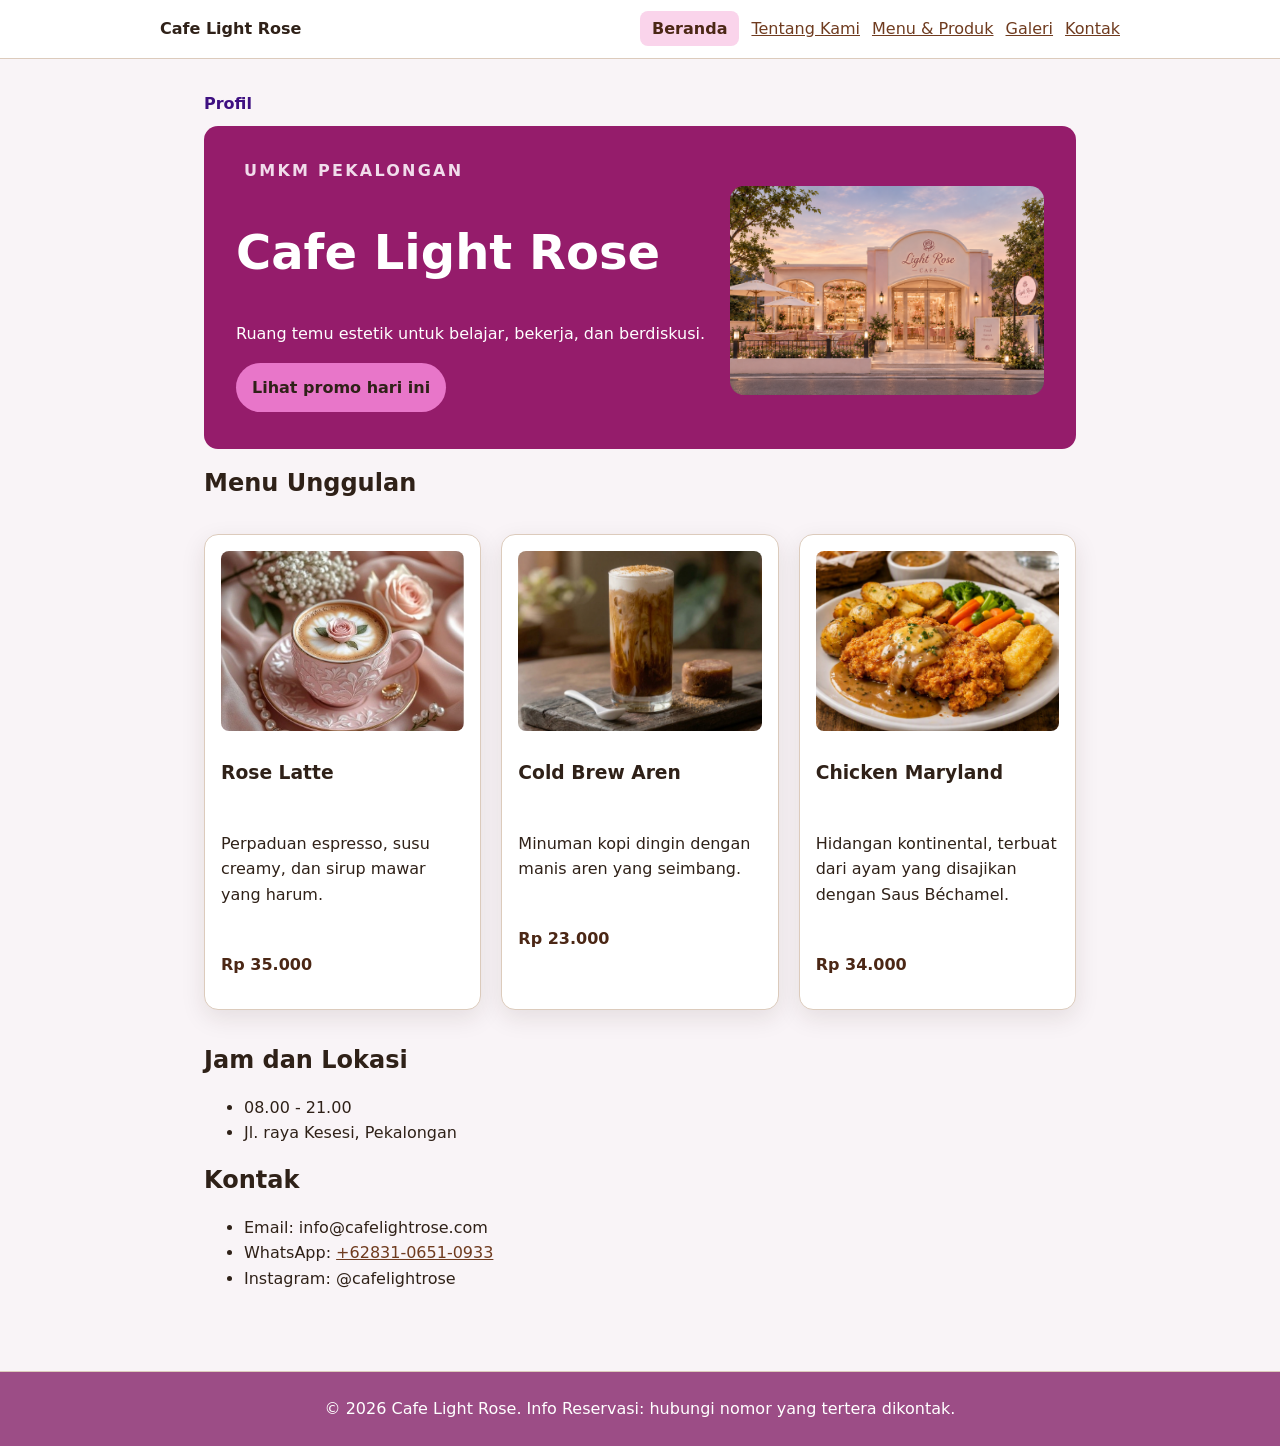
<file: index.html>
<!doctype html>
<html lang="id">
    <head>
        <meta  charset="utf-8" />
        <meta name="viewport" content="width=device-width, initial-scale=1" /> 
        <title> Cafe Light Rose </title> 
        <link rel="stylesheet" href="CSS/style.css" /> 
        <script src="JS/app.js" defer></script>
    </head> 
    <body>
  <a class="skip-link" href="#konten">Lewati ke konten utama</a>
  <header class="site-header">
    <nav class="nav" aria-label="Navigasi utama">
      <a class="brand" href="index.html">Cafe Light Rose</a>
      <button 
      class="nav-toggle" 
      type="button"
      aria-label="Buka menu navigasi"
      aria-expanded="false"
      aria-controls="nav-menu"
      >
      <span class="hamburger"></span>
      </button>
      <ul id="nav-menu">
        <li><a aria-current="page" href="index.html">Beranda</a></li>
        <li><a href="tentang.html">Tentang Kami</a></li>
        <li><a href="produk.html">Menu & Produk</a></li>
        <li><a href="galeri.html">Galeri</a></li>
        <li><a href="kontak.html">Kontak</a></li>
      </ul>
    </nav>
  </header>

  <main id="konten" class="page">
    <nav class="sub-nav">
     <ul>
      <li><a href="#profil">Profil</a></li>
     </ul>
    </nav>
    <section id="profil" class="hero" aria-labelledby="hero-title">
      <div class="hero-content">
        <p class="eyebrow">UMKM Pekalongan</p>
        <h1 id="hero-title">Cafe Light Rose</h1>
        <p>Ruang temu estetik untuk belajar, bekerja, dan berdiskusi.</p>
        <button id="promoButton" type="button">Lihat promo hari ini</button>
      </div>
      <img class="hero-image" src="assets/images/KafeRose.png" width="640" height-"360" alt="Etalase Menu Cafe Light Rose" />
    </section>
    
    <section aria-labelledby="produk-title">
      <h2 id="produk-title">Menu Unggulan</h2>  
      <div class="product-list">
       <article class="product-card">
        <img src="assets/images/coffeRose.jpg"alt="Rose Latte" class="product-image" width="160"height="150"/>
        <h3>Rose Latte</h3>
        <p>Perpaduan espresso, susu creamy, dan sirup mawar yang harum.</p>
        <p class="price">Rp 35.000</p>
      </article>
      <article class="product-card">
       <img src="assets/images/ColdBrewAren.jpg"alt="Cold Brew Aren"class="product-image" width="160" height="150"/>
        <h3>Cold Brew Aren</h3>
        <p>Minuman kopi dingin dengan manis aren yang seimbang.</p>
        <p class="price">Rp 23.000</p>
      </article>
      <article class="product-card">
        <img src="assets/images/ChikenMaryland.png" alt="Chicken Maryland"class="product-image" width="160" height="150"/>
        <h3>Chicken Maryland</h3>
        <p>Hidangan kontinental, terbuat dari ayam yang disajikan dengan Saus Béchamel.</p>
        <p class="price">Rp 34.000</p>
      </article>
    </div>
  </section> 

  <section aria-labelledby="buka-lokasi">
    <h2 id="buka-lokasi">Jam dan Lokasi</h2>
    <ul class="info">
      <li>08.00 - 21.00</li>
      <li>Jl. raya Kesesi, Pekalongan</li>
    </ul>
  </section>

  <section id="kontak" aria-labelledby="kontak-title">
    <h2 id="kontak-title">Kontak</h2>
    <ul>
      <li>Email: info@cafelightrose.com</li>
      <li>WhatsApp: <a href="https://wa.me/6283106510933" target="_blank">+62831-0651-0933</a></li>
      <li>Instagram: @cafelightrose</li>
    </ul>
  </section>

</main> 

<footer class="site-footer">
  <p>&copy; 2026 Cafe Light Rose. Info Reservasi: hubungi nomor yang tertera dikontak.</p> 
</footer>
     <script src="JS/navbar.js"></script>
     <script src="JS/script.js"></script> 
     </body> 
     </html>
</file>
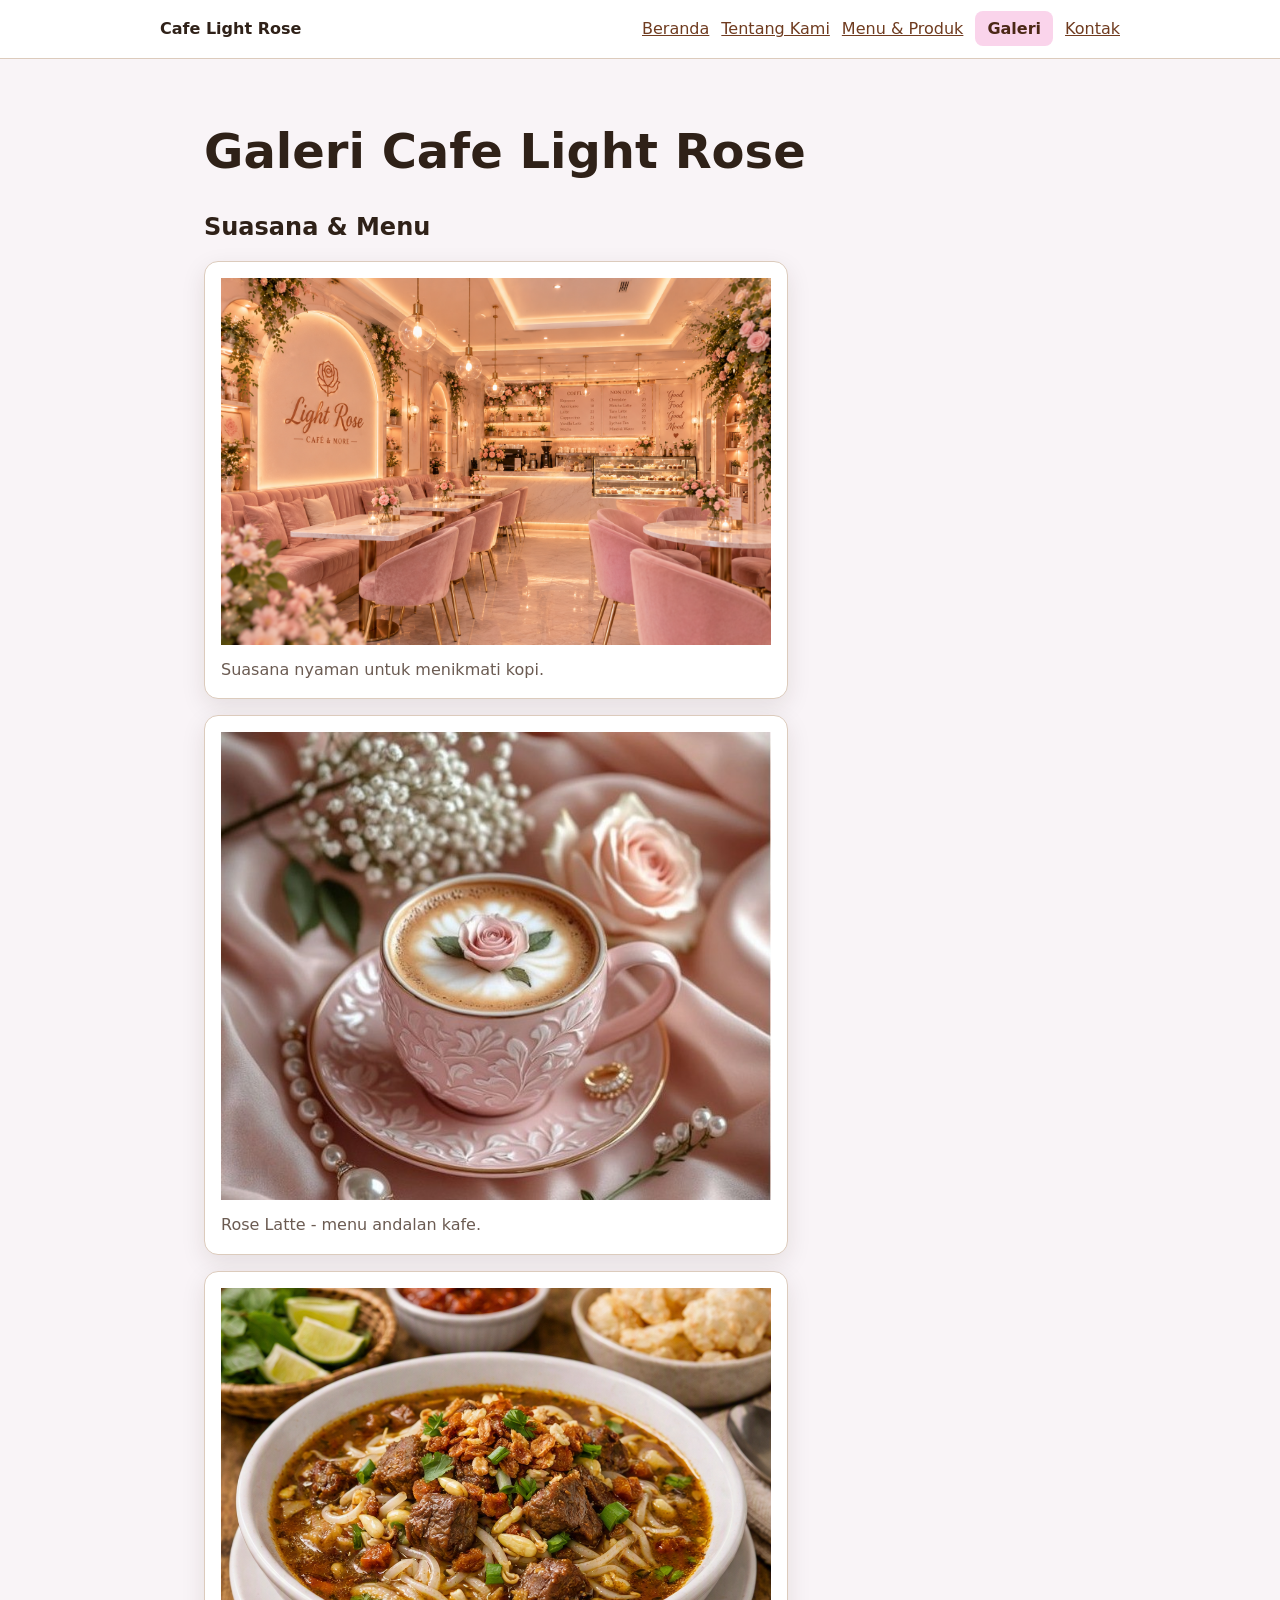
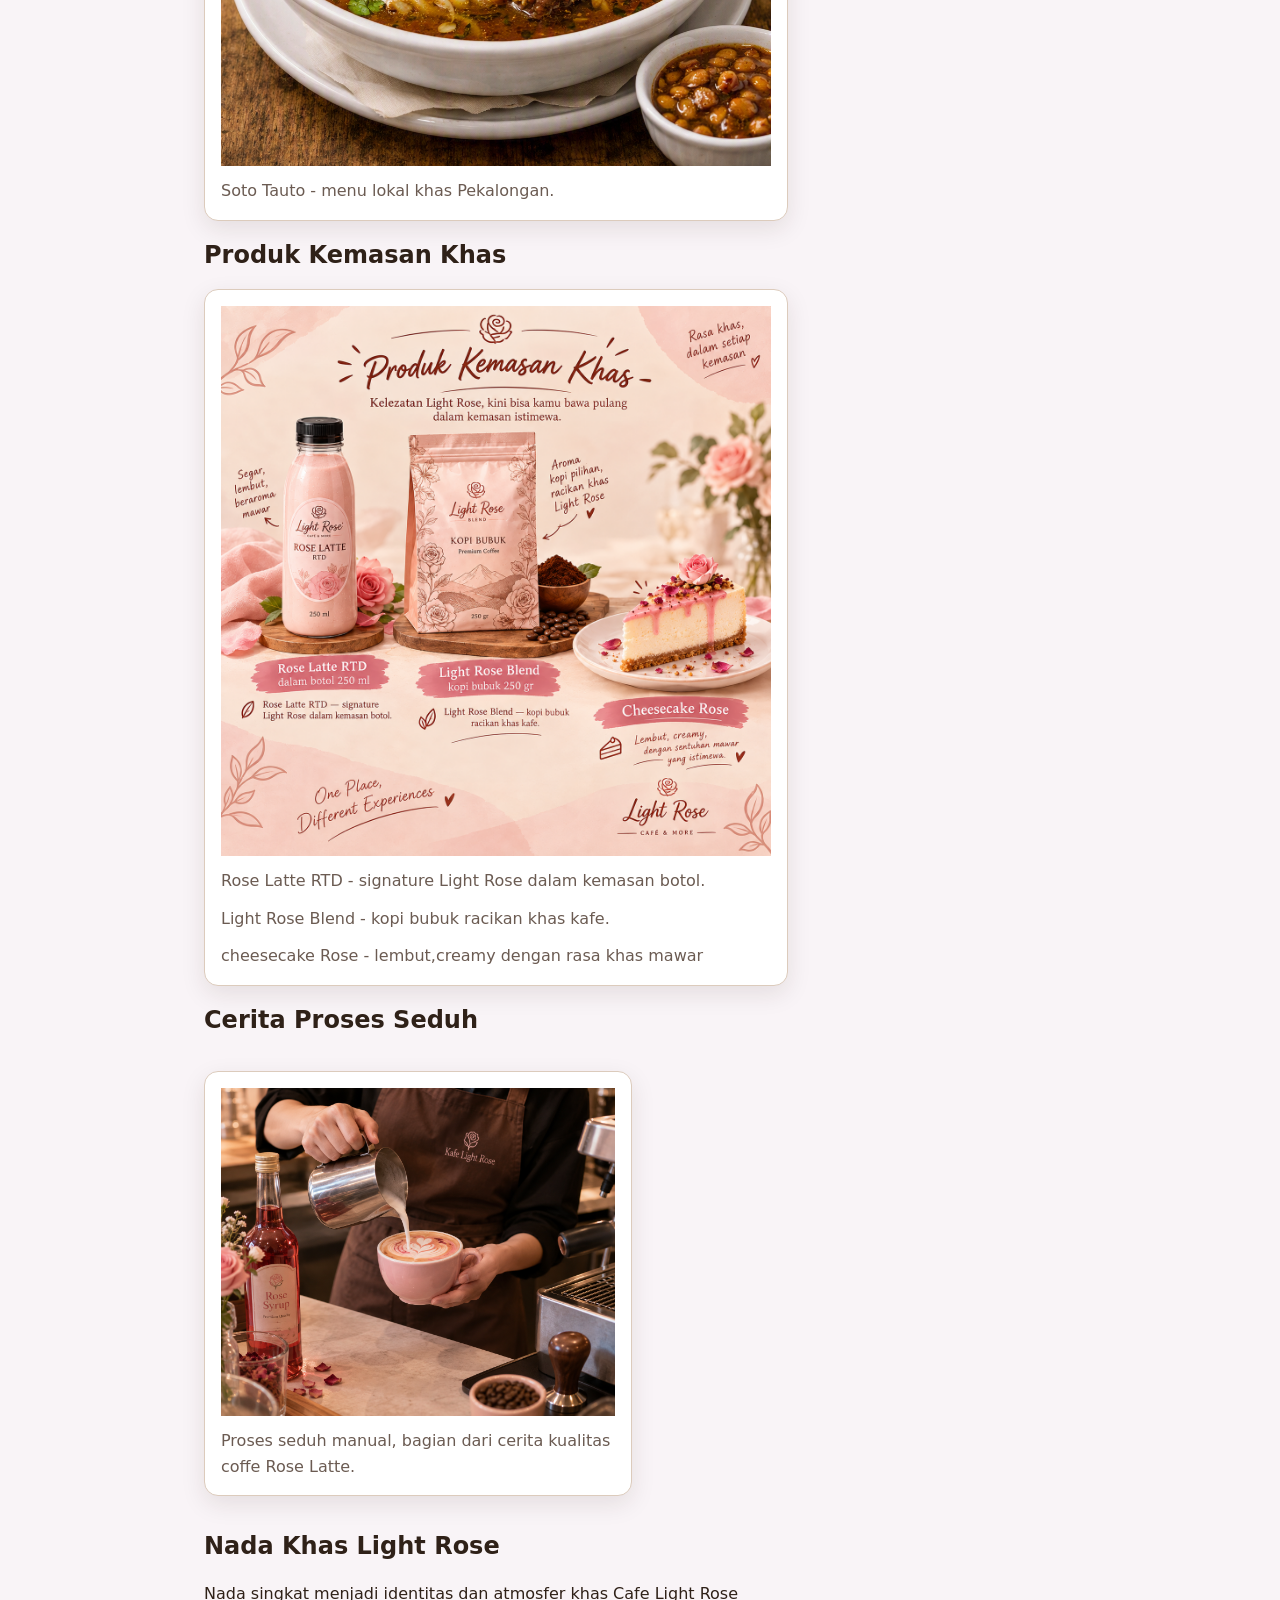
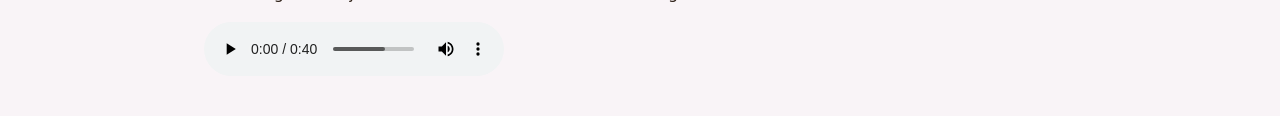
<file: galeri.html>
<!doctype html>
<html lang="id">
    <head>
        <meta charset="utf-8" />
        <meta name="viewport" content="width=device-width, initial-scale=1" />
        <title>Galeri Cafe Light Rose</title>
        <link rel="stylesheet" href="CSS/style.css" />
        <script src="JS/app.js" defer></script>
    </head> 
    <body>
       <a class="skip-link" href="#konten">Lewati ke konten utama</a>
        <header class="site-header">
          <nav class="nav" aria-label="Navigasi utama">
            <div class="brand">Cafe Light Rose</div>
            <button 
            class="nav-toggle" 
            type="button"
            aria-label="Buka menu navigasi"
            aria-expanded="false"
            aria-controls="nav-menu"
            >
            <span class="hamburger"></span>
            </button>
            <ul id="nav-menu">
              <li><a href="index.html">Beranda</a></li>
              <li><a href="tentang.html">Tentang Kami</a></li>
              <li><a href="produk.html"> Menu & Produk</a></li>
              <li><a href="galeri.html" aria-current="page">Galeri</a></li>
              <li><a href="kontak.html">Kontak</a></li>
            </ul>
         </nav>
        </header>
    
        <main class="page" id="konten">
          <h1>Galeri Cafe Light Rose</h1>

        <section aria-labelledby="menu-title">
          <h2 id="menu-title">Suasana & Menu</h2>
          <div class="gallery-list">
            <figure class="media-card">
              <img src="assets/images/interiorCafe.png" width="640" height="360" loading="lazy" alt="Interior hangat Cafe Light Rose" />
              <figcaption>Suasana nyaman untuk menikmati kopi.</figcaption>
            </figure>
            <figure class="media-card">
              <img src="assets/images/coffeRose.jpg" width="640" height="360" loading="lazy" alt="Signature Rose Latte" />
              <figcaption>Rose Latte - menu andalan kafe.</figcaption>
            </figure>
            <figure class="media-card">
              <img src="assets/images/sotoTauto.png" width="640" height="360" loading="lazy" alt=" Soto Tauto Pekalongan" />
              <figcaption>Soto Tauto - menu lokal khas Pekalongan.</figcaption>
            </figure>
        </div>
    </section>

    <section aria-labelledby="produk-title">
        <h2 id="produk-title">Produk Kemasan Khas</h2>
        <div class="gallery-list">
            <figure class="media-card">
              <img src="assets/images/etalaseProdukKhasLS.png" width="640" height="360" loading="lazy" alt="etalase produk Kemasan Khas Light Rose" />
              <figcaption>Rose Latte RTD -  signature Light Rose dalam kemasan botol.</figcaption>
              <figcaption>Light Rose Blend - kopi bubuk racikan khas kafe.</figcaption>
              <figcaption> cheesecake Rose - lembut,creamy dengan rasa khas mawar </figcaption>
            </figure>
        </div>
    </section>

    <section aria-labelledby="proses-title">
       <h2 id="proses-title">Cerita Proses Seduh</h2>
       <div class="gallery-grid">
          <figure class="media-card">
            <img src="assets/images/SeduhcoffeRose.png" width="640" height="360" loading="lazy" alt="Barista menuang air panas ke dripper kopi" />
            <figcaption>Proses seduh manual, bagian dari cerita kualitas coffe Rose Latte.</figcaption> 
          </figure>
       </div>
    </section>

    <section aria-labelledby="audio-title">
       <h2 id="audio-title">Nada Khas Light Rose</h2>
       <p id="audio-note">Nada singkat menjadi identitas dan atmosfer khas Cafe Light Rose</p>
       <audio controls aria-describedby="audio-note" src="assets/audio/Soundcafe-Light Rose.mp3">
          Browser Anda tidak mendukung pemutar audio.
       </audio>
    </section>
    <script src="JS/navbar.js"></script>
</body>
</html>
</file>
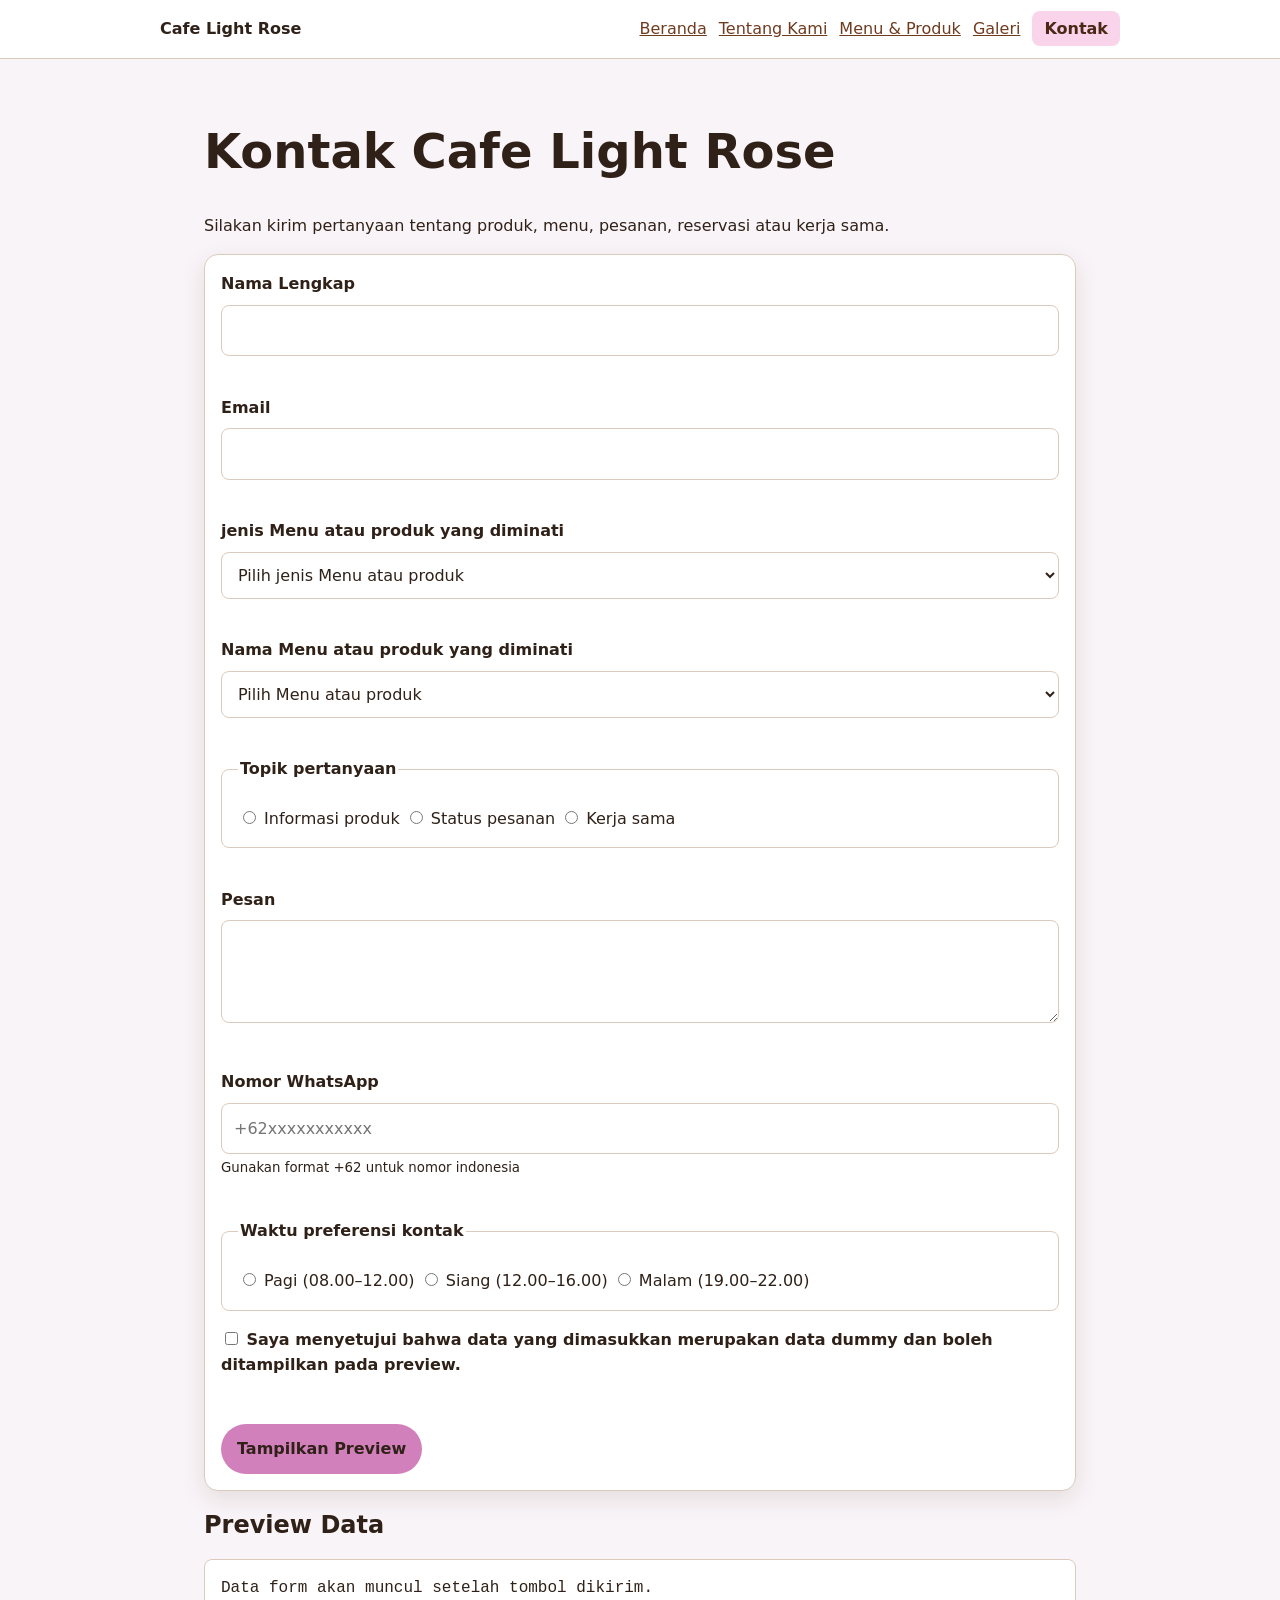
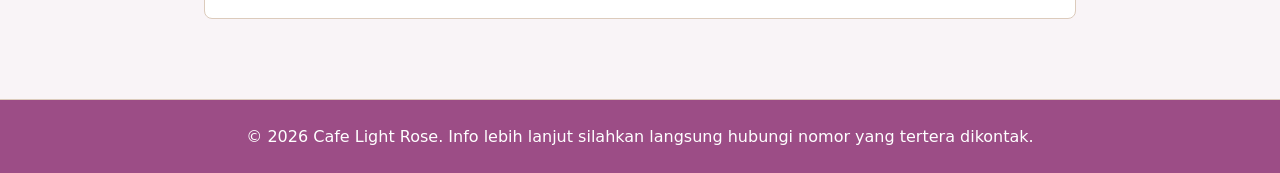
<file: kontak.html>
<!doctype html>
<html lang="id">
  <head>
    <meta charset="utf-8" />
    <meta name="viewport" content="width=device-width, initial-scale=1" />
    <title>Kontak Cafe Light Rose - Website UMKM</title>
    <link rel="stylesheet" href="CSS/style.css" />
    <script src="JS/form.js" defer></script>
    <script src="JS/app.js" defer></script>
  </head>
  <body>
    <a class="skip-link" href="#konten">Lewati ke konten utama</a>
    <header class="site-header">
      <nav class="nav" aria-label="Navigasi utama">
        <a class="brand" href="index.html">Cafe Light Rose</a>
        <button 
        class="nav-toggle" 
        type="button"
        aria-label="Buka menu navigasi"
        aria-expanded="false"
        aria-controls="nav-menu"
        >
        <span class="hamburger"></span>
        </button>
        <ul id="nav-menu">
          <li><a href="index.html">Beranda</a></li>
          <li><a href="tentang.html">Tentang Kami</a></li>
          <li><a href="produk.html">Menu & Produk</a></li>
          <li><a href="galeri.html">Galeri</a></li>
          <li><a aria-current="page" href="kontak.html">Kontak</a></li>
        </ul>
      </nav>
    </header>
    <main id="konten" class="page">
      <h1>Kontak Cafe Light Rose</h1>
      <p>Silakan kirim pertanyaan tentang produk, menu, pesanan, reservasi atau kerja sama.</p>
        <form id="form-kontak" action="#" method="post" novalidate>
         <div class="field">
            <label for="nama"> Nama Lengkap</label>
            <input 
            id="nama" 
            name="nama" 
            type="text" 
            autocomplete="name" 
            required minlength="3"
            aria-describedby="nama-error"
            />
            <p id="nama-error" class="field-error" aria-live="polite"></p>
         </div>

         <div class="field">
            <label for="email">Email</label>
            <input 
            id="email" 
            name="email" 
            type="email" 
            autocomplete="email" 
            required
            aria-describedby="email-error"
            />
            <p id="email-error" class="field-error" aria-live="polite"></p>
          </div>
          <div class="field">
            <label for="kategori">  jenis Menu atau produk yang diminati</label>
            <select id="kategori" name="kategori" required aria-describedby="kategori-error">
                <option value="">Pilih jenis Menu atau produk</option>
                <option value="Minuman Kopi" >Minuman kopi signature</option>
                <option value="Minuman Non-kopi">Minuman Non-kopi</option>
                <option value="Makanan Kontinental">Makanan kontinental</option>
                <option value="Makanan lokal">Makanan lokal Nusantara</option>
                <option value="produk khas Cafe">Produk Kemasan Khas Cafe</option>
            </select>
            <p id="kategori-error" class="field-error" aria-live="polite"></p>
          </div>

           <div class="field">
             <label for="menu-produk"> Nama Menu atau produk yang diminati</label>
              <select id="menu-produk" name="menu-produk" required aria-describedby="menu-produk-error">
                <option value="">Pilih Menu atau produk</option>
                <option value="Rose Latte">Rose Latte</option>
                <option value="Caramel Macchiato">Caramel Macchiato</option>
                <option value="Vanilla Latte">Vanilla Latte</option>
                <option value="Hazelnut Latte">Hazelnut Latte</option>
                <option value="Matcha Latte">Matcha Latte</option>
                <option value="Cold Brew Aren">Cold Brew Aren</option>
                <option value="Americano">Americano</option>
                <option value="Rose Tea">Rose Tea</option>
                <option value="Thai Tea">Thai Tea</option>
                <option value="Chocolate Cream">Chocolate Cream</option>
                <option value="Strawberry Milk">Strawberry Milk</option>
                <option value="Lemon Tea">Lemon Tea</option>
                <option value="Bruschetta">Bruschetta</option>
                <option value="Cream Soup">Cream Soup</option>
                <option value="Garlic Bread">Garlic Bread</option>
                <option value="Chicken Maryland">Chicken Maryland</option>
                <option value="Beef Steak">Beef Steak</option>
                <option value="Spaghetti Bolognese">Spaghetti Bolognese</option>
                <option value="Fish and Chips">Fish and Chips</option>
                <option value="Rose Cheesecake">Rose Cheesecake</option>
                <option value="Chocolate Brownies">Chocolate Brownies</option>
                <option value="Panna Cotta">Panna Cotta</option>
                <option value="Soto Tauto Pekalongan">Soto Tauto Pekalongan</option>
                <option value="Nasi Megono">Nasi Megono</option>
                <option value="Mendoan">Mendoan</option>
                <option value="Pindang Tetel">Pindang Tetel</option>
                <option value="Rose Latte Signature">Rose Latte Signature</option>
                <option value="Light Rose Blend Kopi bubuk">Light Rose Blend Kopi bubuk</option>
                <option value="Cheesecake Rose">Cheesecake Rose</option>
              </select>
              <p id="menu-produk-error" class="field-error" aria-live="polite"></p>
           </div>
            <fieldset aria-describedby="topik-error">
          <legend>Topik pertanyaan</legend>
            <label><input type="radio" name="topik" value="Menu & produk" required /> Informasi produk</label>
            <label><input type="radio" name="topik" value="pesanan" /> Status pesanan</label>
            <label><input type="radio" name="topik" value="kerja-sama" /> Kerja sama</label>
          </fieldset>
          <p id="topik-error" class="field-error" aria-live="polite"></p>
          <div class="field">
            <label for="pesan">Pesan</label>
            <textarea 
            id="pesan" 
            name="pesan" 
            rows="3" 
            cols="75" 
            required minlength="20"
            aria-describedby="pesan-error"
            ></textarea>
            <p id="pesan-error" class="field-error" aria-live="polite"></p>
          </div>
          <div class="field">
            <label for="whatsApp">Nomor WhatsApp</label>
            <input 
            id="whatsApp"
            name="whatsApp" 
            type="tel"
            placeholder="+62xxxxxxxxxxx"
            required 
            pattern="\+62[0-9]{9,13}$"
            aria-describedby="whatsApp-error"
            />
            <small>Gunakan format +62 untuk nomor indonesia</small>
            <p id="whatsApp-error" class="field-error" aria-live="polite"></p>
          </div>
          <fieldset>
             <legend>Waktu preferensi kontak</legend>
             <label><input type="radio" name="waktu" value="pagi" required /> Pagi (08.00–12.00)</label>
             <label><input type="radio" name="waktu" value="siang" /> Siang (12.00–16.00)</label>
             <label><input type="radio" name="waktu" value="malam" /> Malam (19.00–22.00)</label>
         </fieldset>
         <div class="field">
          <label for="setuju">
            <input
            id="setuju"
            name="setuju"
            type="checkbox"
            required
            aria-describedby="setuju-error"
            />
            Saya menyetujui bahwa data yang dimasukkan merupakan data dummy 
            dan boleh ditampilkan pada preview.
          </label>
          <p id="setuju-error" class="field-error" aria-live="polite"></p>
         </div>
          <p id="form-feedback" class="form-feedback" aria-live="polite"></p>
          <button type="submit">Tampilkan Preview</button>
        </form>
        <section aria-labelledby="preview-title">
          <h2 id="preview-title">Preview Data</h2>
          <pre id="preview-form" aria-live="polite">Data form akan muncul setelah tombol dikirim.</pre>
        </section>
       
    </main>
    <footer class="site-footer">
      <p>&copy; 2026 Cafe Light Rose. Info lebih lanjut silahkan langsung hubungi nomor yang tertera dikontak.</p>
    </footer>
    <script src="JS/navbar.js"></script>
  </body>
</html>
</file>
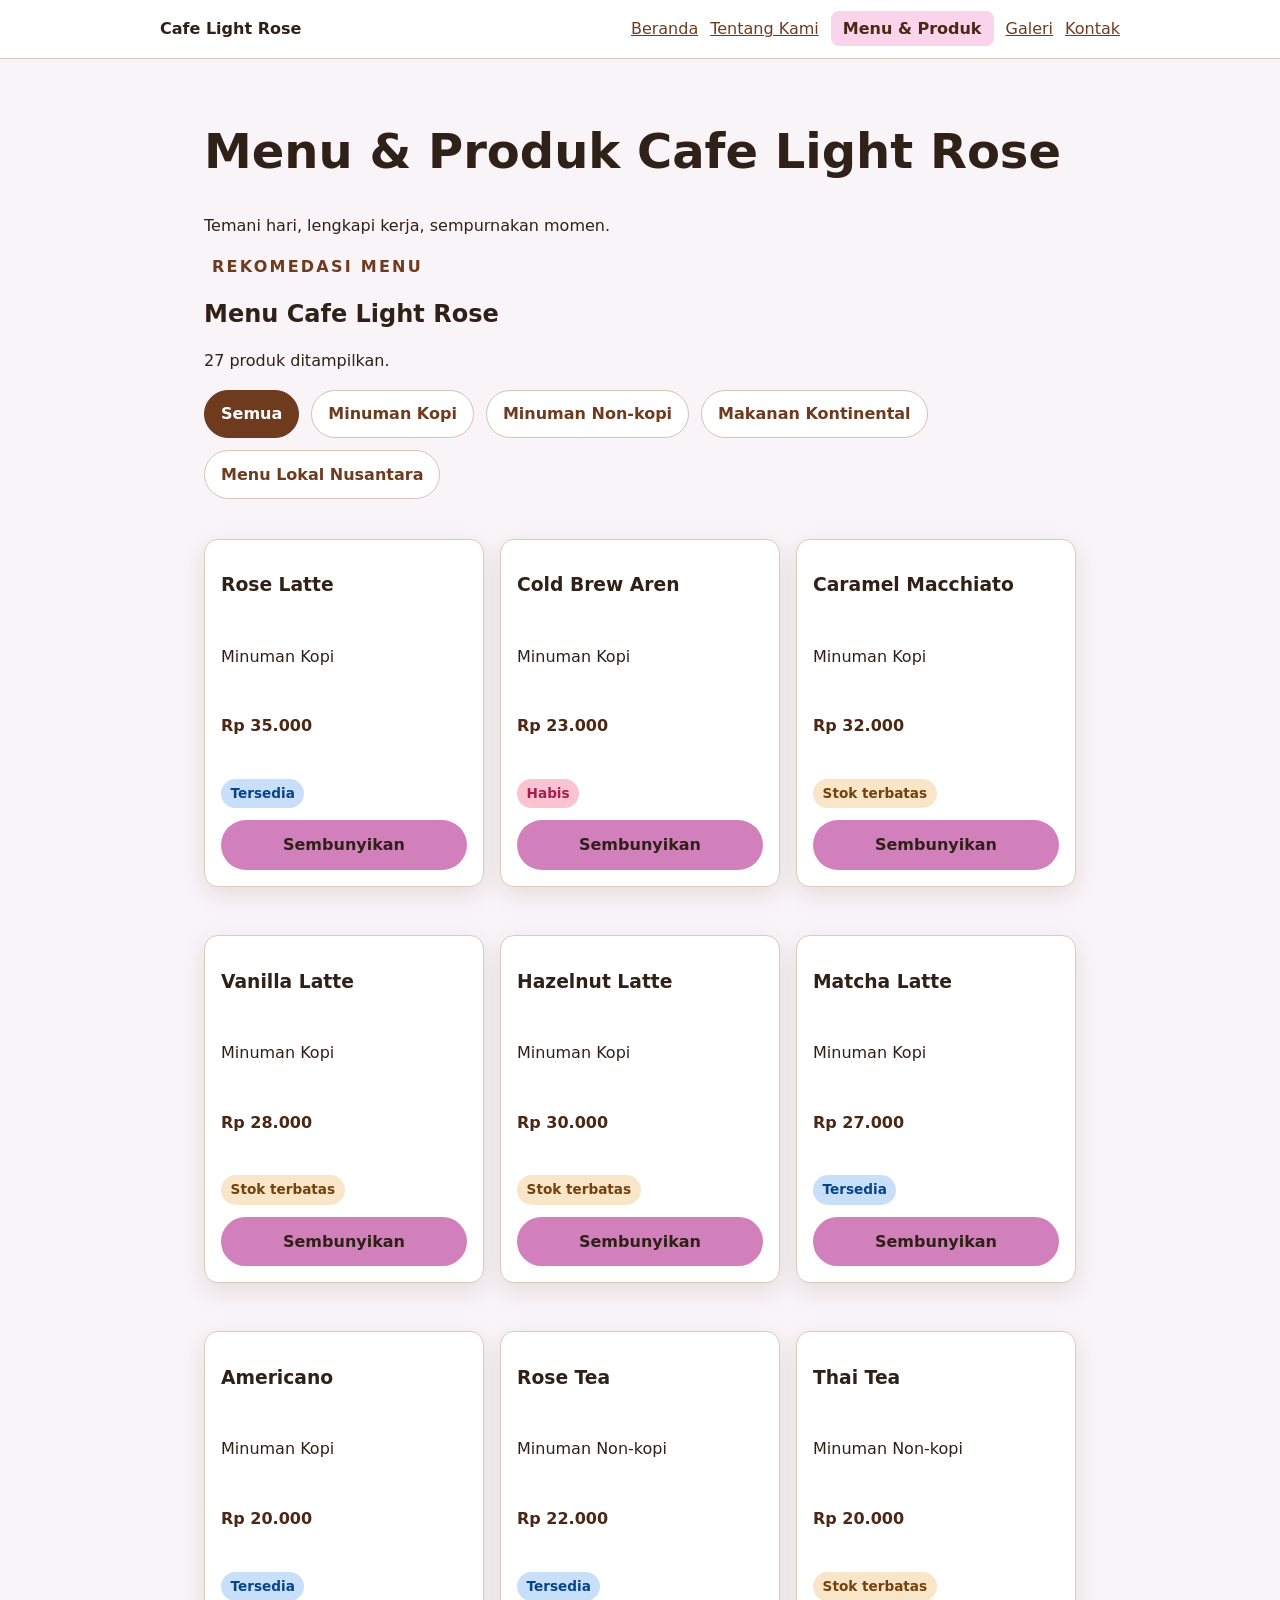
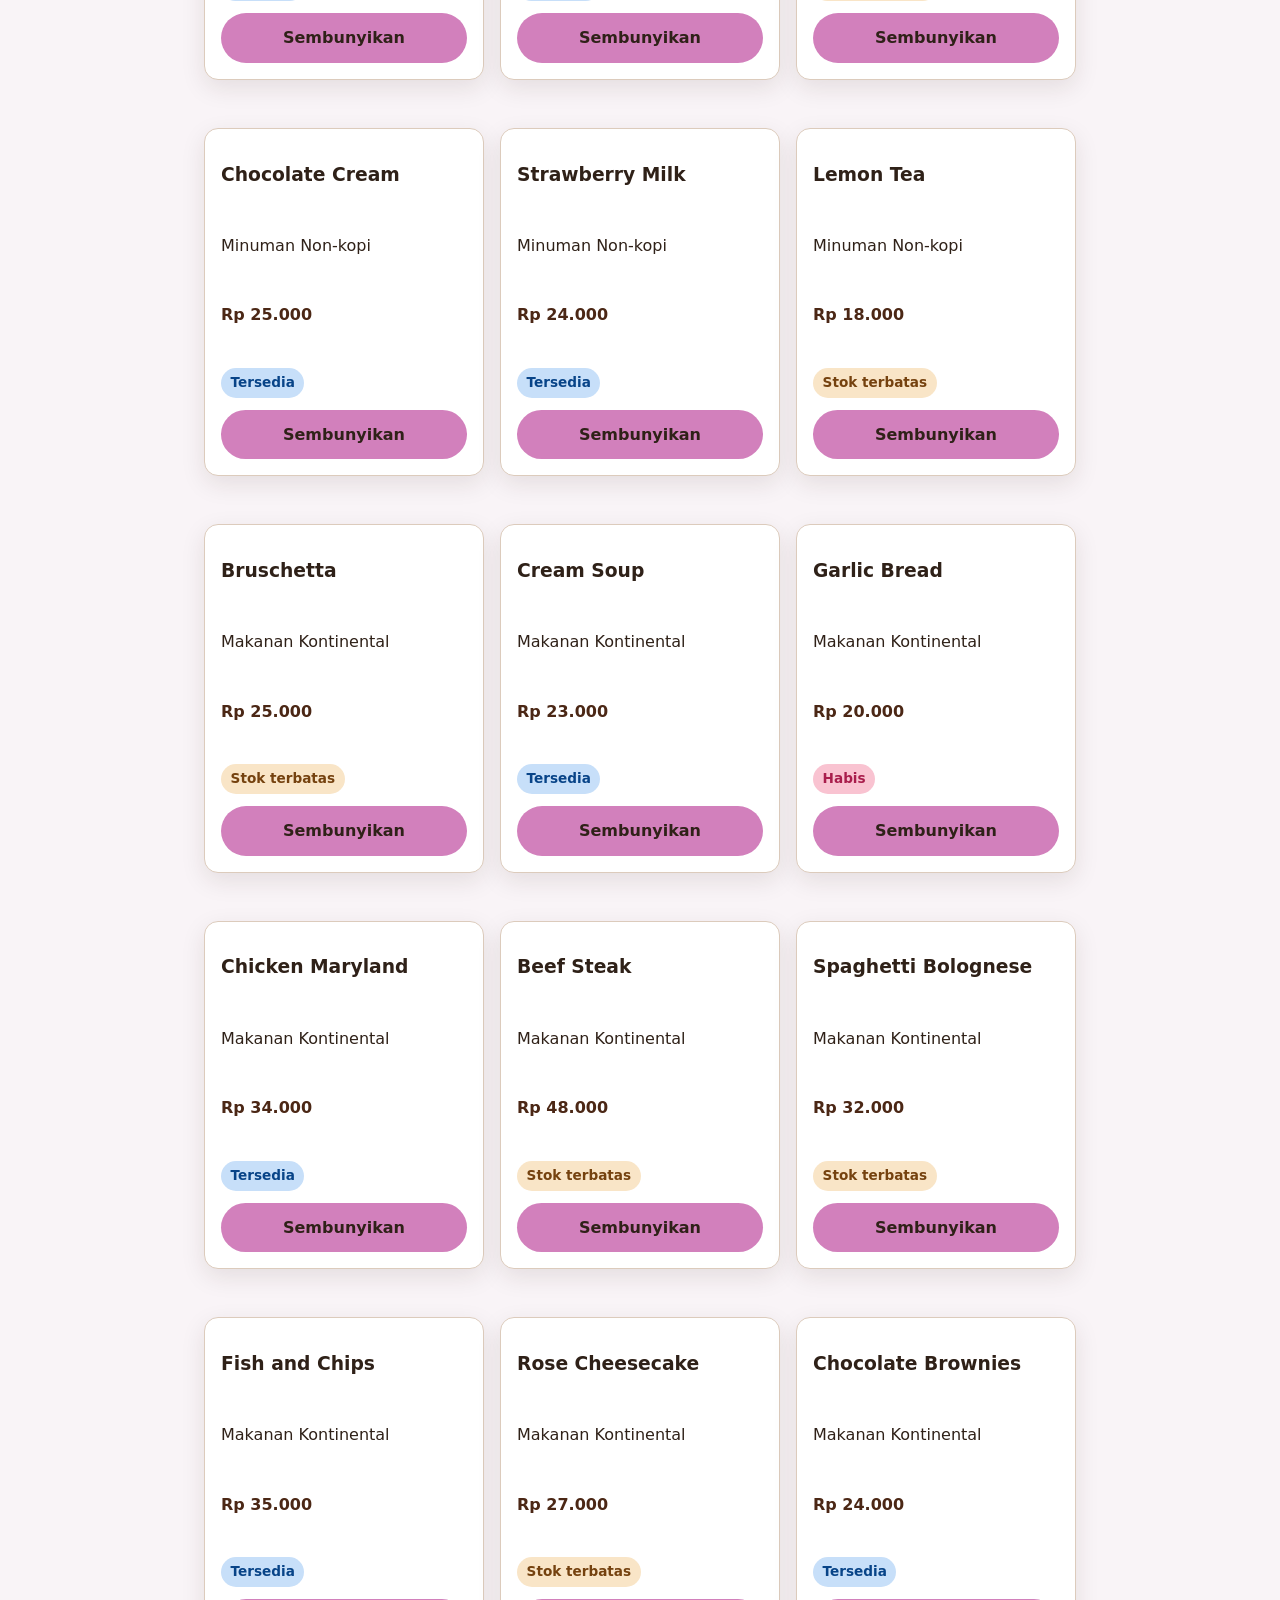
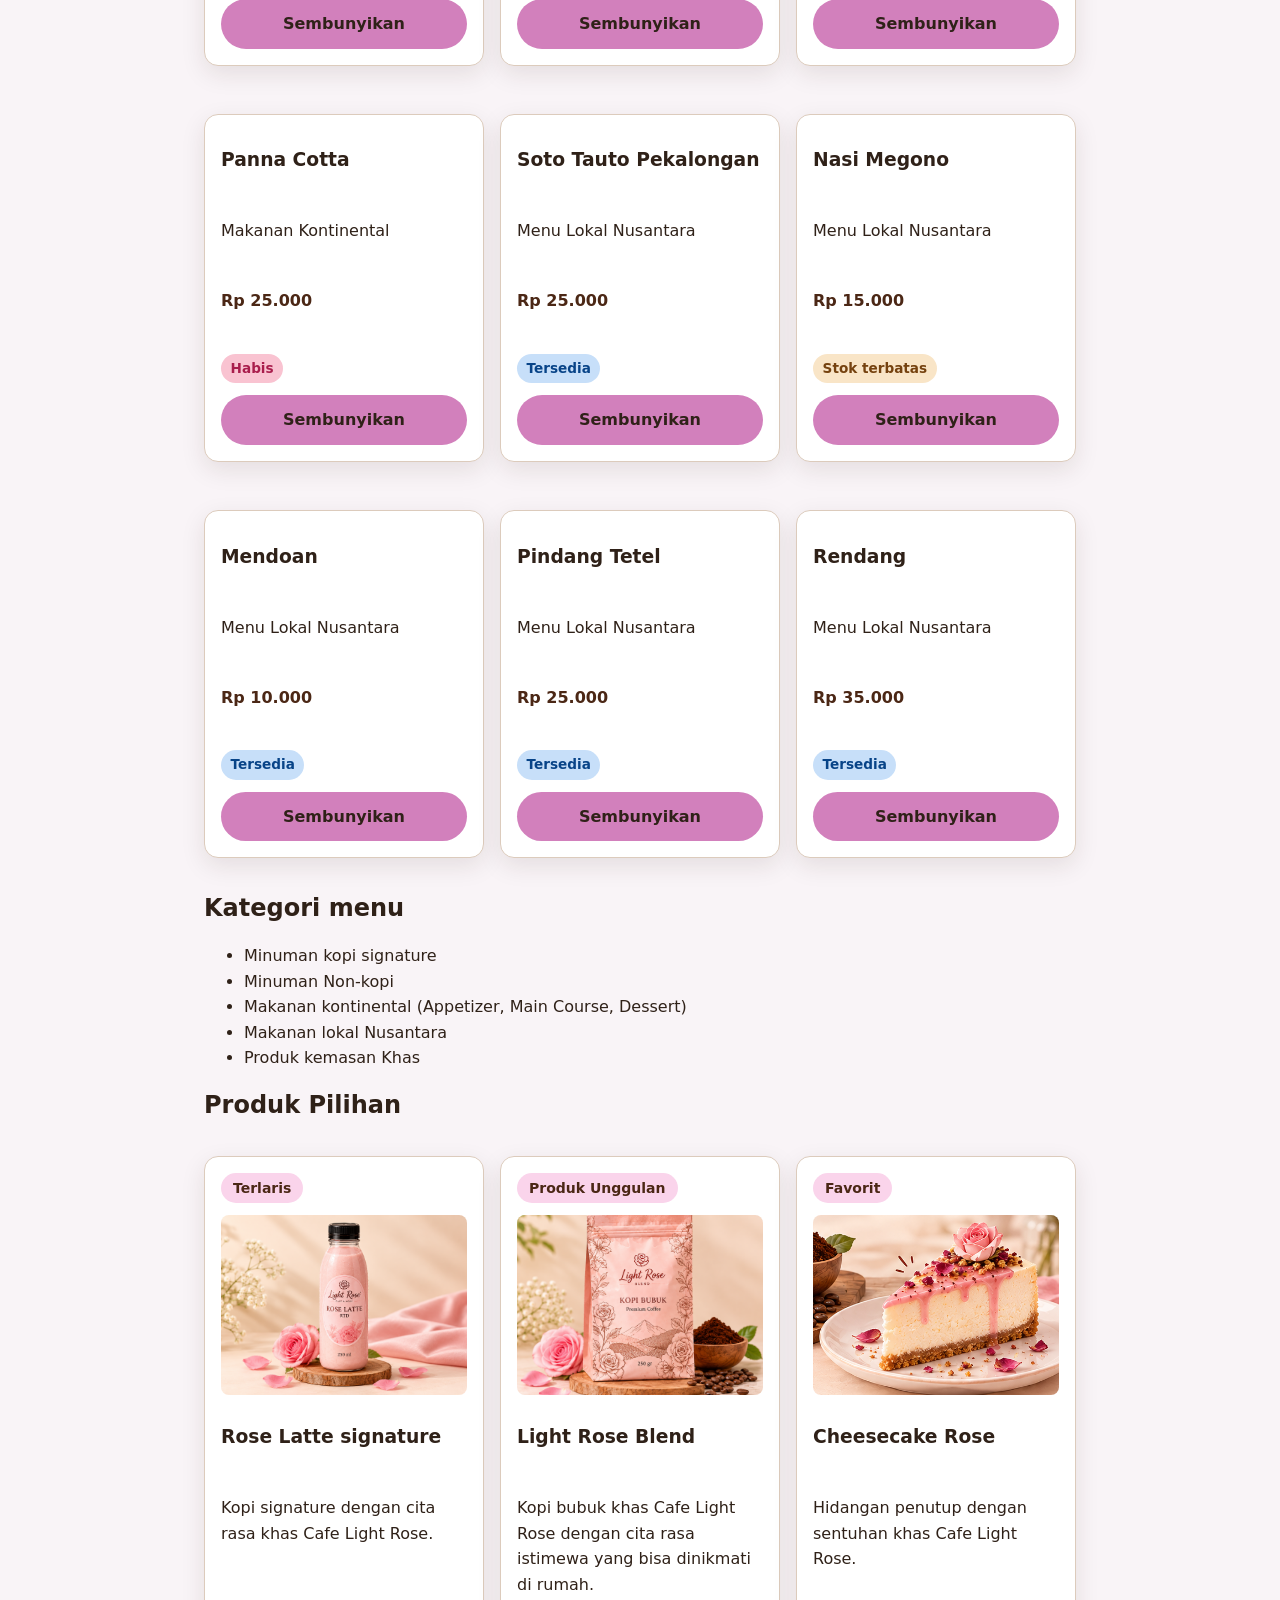
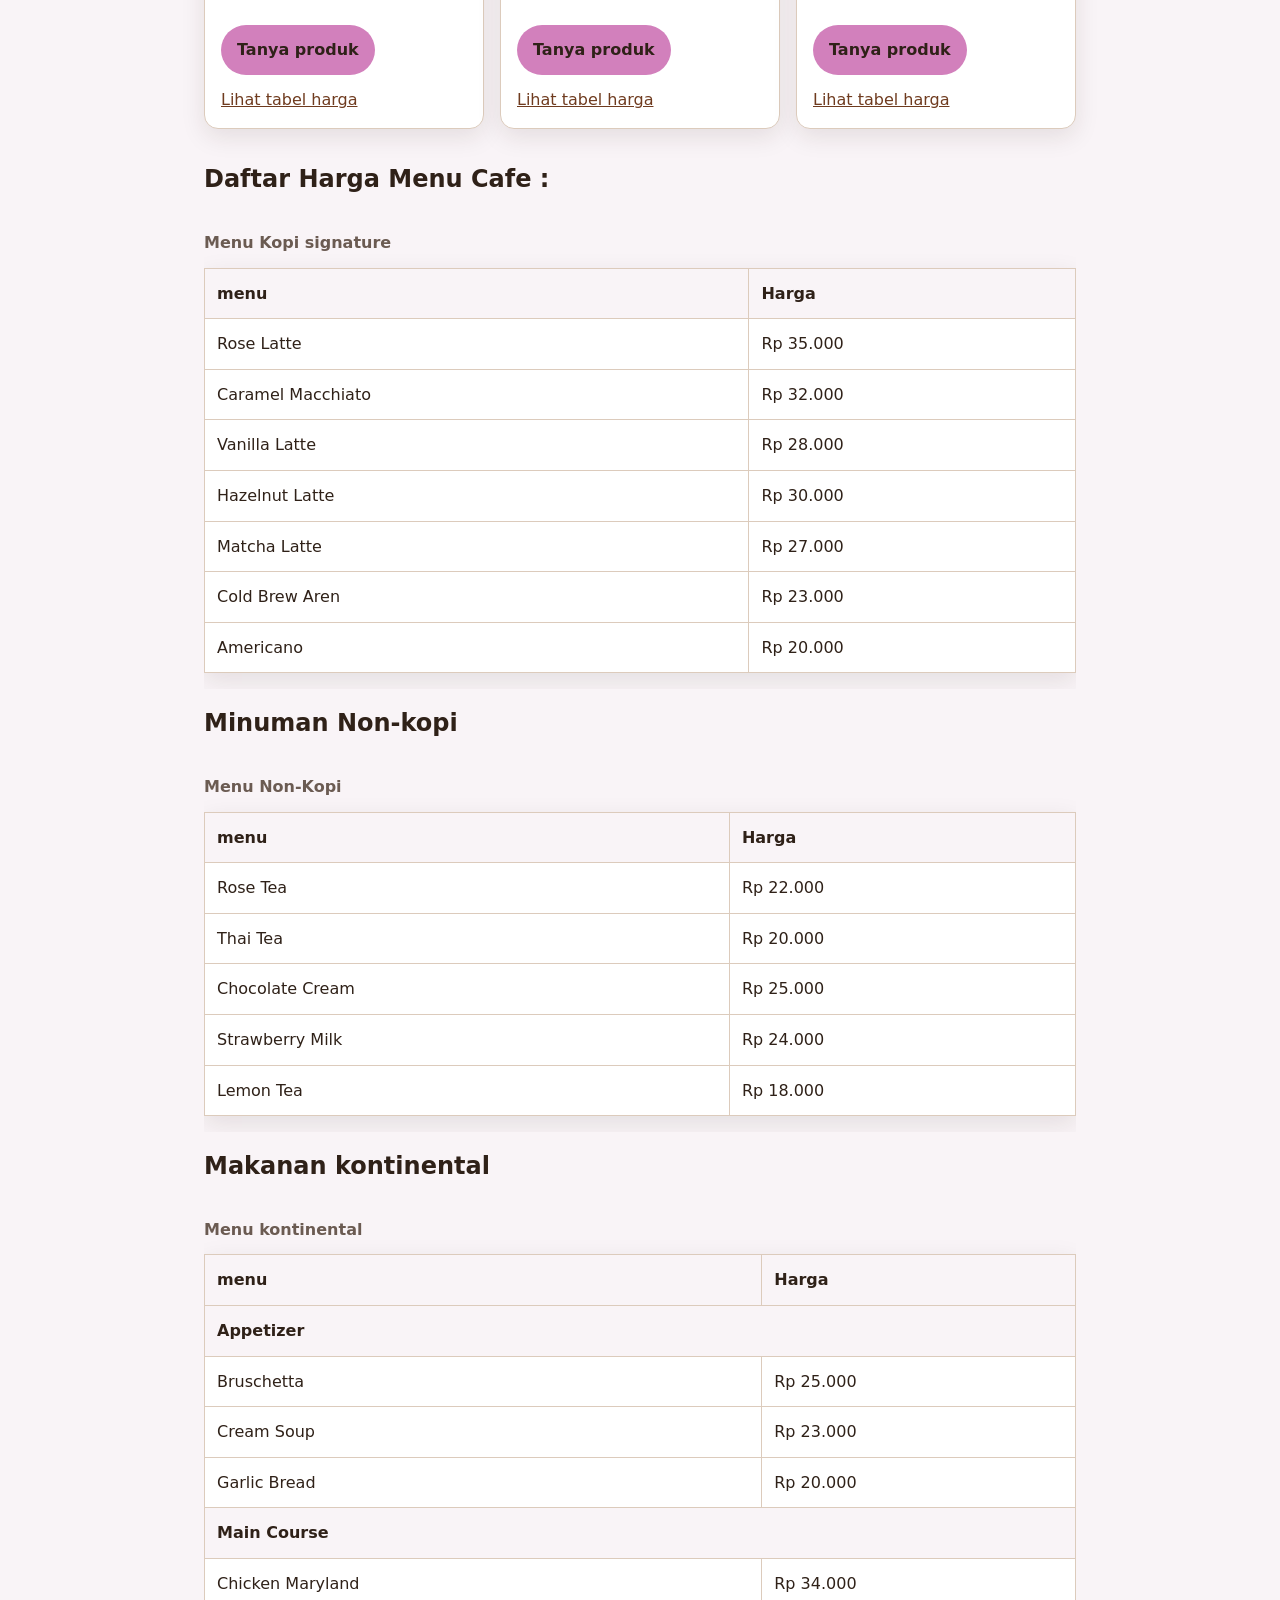
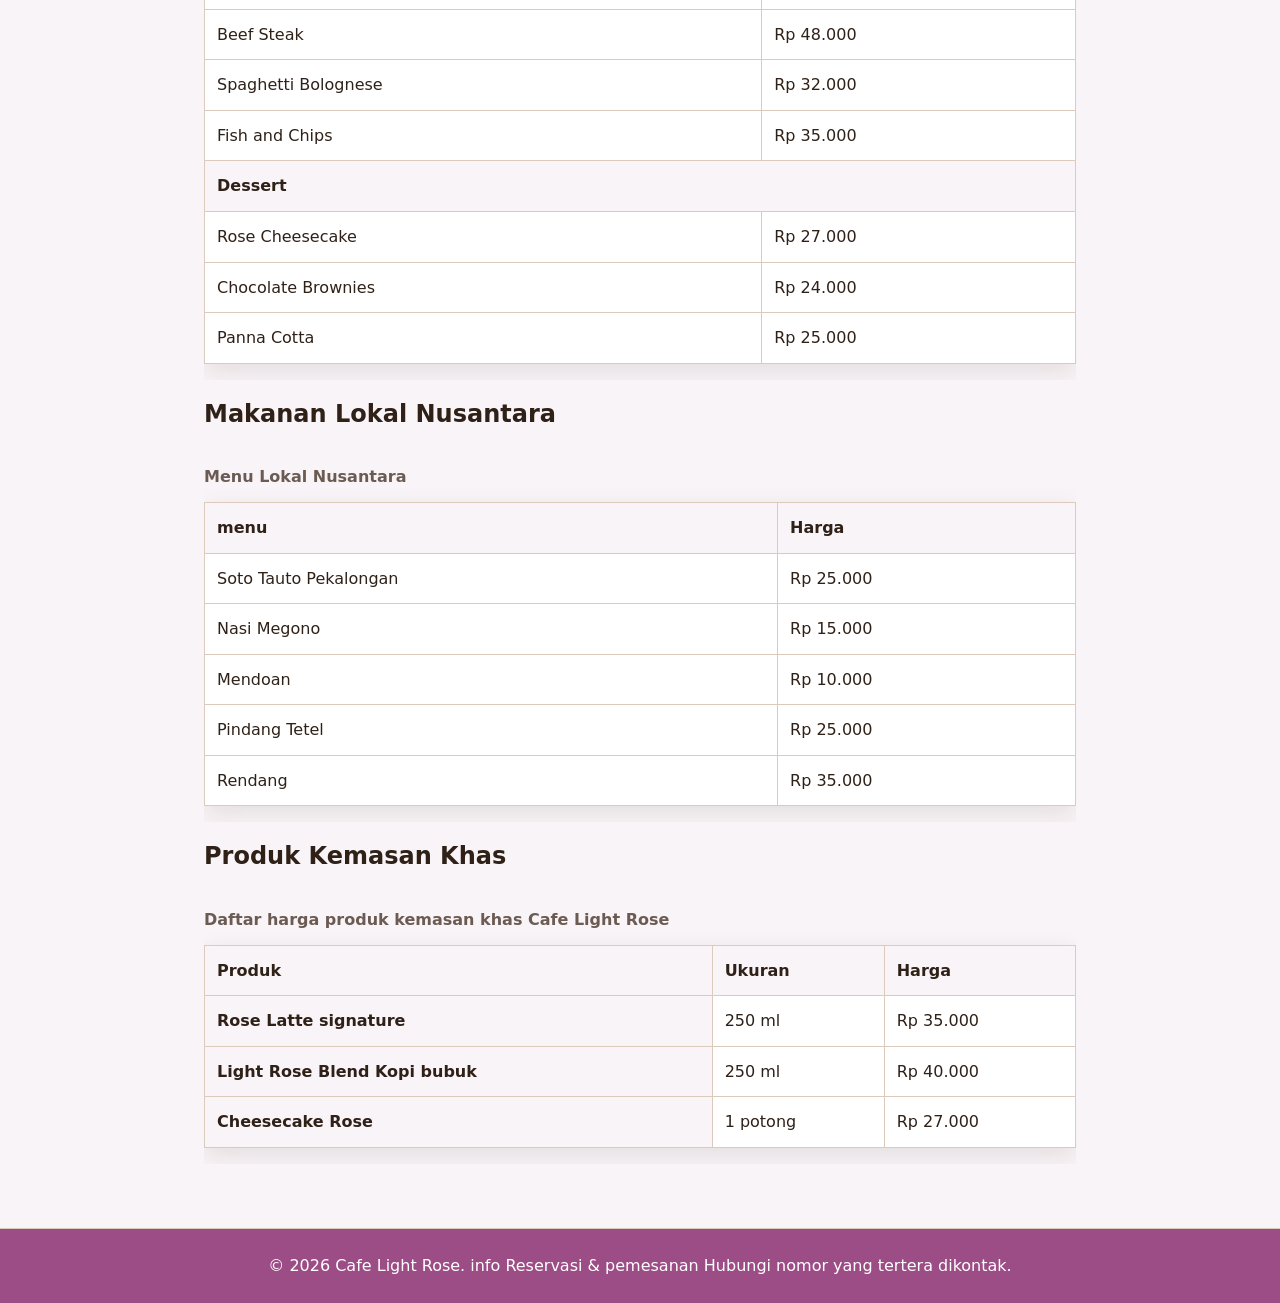
<file: produk.html>
<!doctype html>
<html lang="id">
  <head>
    <meta charset="utf-8" />
    <meta name="viewport" content="width=device-width, initial-scale=1" />
    <title>Menu & Produk Cafe Light Rose - Website UMKM</title>
    <link rel="stylesheet" href="CSS/style.css" />
    <script src="JS/app.js" defer></script>
  </head>
  <body>
    <a class="skip-link" href="#konten">Lewati ke konten utama</a>
    <header class="site-header">
      <nav class="nav" aria-label="Navigasi utama">
        <a class="brand" href="index.html">Cafe Light Rose</a>
        <button 
      class="nav-toggle" 
      type="button"
      aria-label="Buka menu navigasi"
      aria-expanded="false"
      aria-controls="nav-menu"
      >
      <span class="hamburger"></span>
      </button>
        <ul id="nav-menu">
          <li><a href="index.html">Beranda</a></li>
          <li><a href="tentang.html">Tentang Kami</a></li>
          <li><a aria-current="page" href="produk.html"> Menu & Produk</a></li>
          <li><a href="galeri.html">Galeri</a></li>
          <li><a href="kontak.html">Kontak</a></li>
        </ul>
      </nav>
    </header>
    <main id="konten" class="page">
      <h1>Menu & Produk Cafe Light Rose</h1>
      <p>Temani hari, lengkapi kerja, sempurnakan momen.</p>

      <section class="product-section" aria-labelledby="produk-title">
        <div class="section-heading">
          <p class="eyebrow"> Rekomedasi Menu</p>
          <h2 id="produk-title">Menu Cafe Light Rose</h2>
          <p id="produk-status" class="produk-status">Produk belum dimuat</p>
        </div>
        <div class="filter-bar" aria-label="Filter kategori produk">
          <button type="button" class="filter-button is-active" data-filter="Semua">Semua</button>
          <button type="button" class="filter-button" data-filter="Minuman Kopi">Minuman Kopi</button>
          <button type="button" class="filter-button" data-filter="Minuman Non-kopi">Minuman Non-kopi</button>
          <button type="button" class="filter-button" data-filter="Makanan Kontinental">Makanan Kontinental</button>
          <button type="button" class="filter-button" data-filter="Menu Lokal Nusantara">Menu Lokal Nusantara</button>
        </div>

        <div class="continental-categories" hidden>
          <h3> Jenis Makanan Kontinental</h3>
          <div class="subcategory-list">
            <button type ="button" class="subcategory-button" data-subcategory="Appetizer">Appetizer</button>
            <button type ="button" class="subcategory-button" data-subcategory="Main Course">Main Course</button>
            <button type ="button" class="subcategory-button" data-subcategory="Dessert">Dessert</button>
          </div>
        </div>   

        <div id="produk-grid" class="product-grid" aria-live="polite"></div>
      </section>

     <section aria-labelledby="kategori-title">
      <h2 id="kategori-title">Kategori menu</h2>
      <ul>
       <li>Minuman kopi signature</li>
       <li>Minuman Non-kopi</li>
       <li>Makanan kontinental (Appetizer, Main Course, Dessert)</li>
       <li>Makanan lokal Nusantara</li>
       <li>Produk kemasan Khas</li>
     </ul>
   </section>
   
    <section aria-labelledby="produk-pilihan-title">
      <h2 id="produk-pilihan-title">Produk Pilihan</h2>

      <div class="product-grid">
        <article class="product-card">
          <span class="product-badge">Terlaris</span>
          <img src="assets/images/MinumanRoseLatte.png" alt="Rose Latte" class="product-image" width="160" height="150"/>
          <h3>Rose Latte signature</h3>
          <p>Kopi signature dengan cita rasa khas Cafe Light Rose.</p>
          <div class="card-actions">
            <a class="button" href="kontak.html">Tanya produk</a>
            <a href="#harga-title">Lihat tabel harga</a>
          </div>
        </article>

        <article class="product-card">
          <span class="product-badge">Produk Unggulan</span>
          <img src="assets/images/KopiLRkemasan.png" alt="Light Rose Blend" class="product-image" width="160" height="150"/>
          <h3>Light Rose Blend</h3>
          <p>Kopi bubuk khas Cafe Light Rose dengan cita rasa istimewa 
          yang bisa dinikmati di rumah.</p>
          <div class="card-actions">
            <a class="button" href="kontak.html">Tanya produk</a>
            <a href="#harga-title">Lihat tabel harga</a>
          </div>
        </article>

        <article class="product-card">
          <span class="product-badge">Favorit</span>
          <img src="assets/images/CheesecakeRose.png" alt="Cheesecake Rose" class="product-image" width="160" height="150"/>
          <h3>Cheesecake Rose</h3>
          <p>Hidangan penutup dengan sentuhan khas Cafe Light Rose.</p>
          <div class="card-actions">
            <a class="button" href="kontak.html">Tanya produk</a>
            <a href="#harga-title">Lihat tabel harga</a>
          </div>
        </article>
      </div>
    </section>


   <section aria-labelledby="Kopi-title">
     <h2 id="Kopi-title"> Daftar Harga Menu Cafe : </h2>

    <div class="table-scroll" role="region"
       aria-labelledby="kopi-caption" tabindex="0">
     <table>
      <caption>Menu Kopi signature </caption>

      <thead>
        <tr>
          <th scope="col">menu</th>
          <th scope="col">Harga</th>
        </tr>
      </thead>

      <tbody>
        <tr>
          <td scope="row">Rose Latte</td>
          <td>Rp 35.000</td>
        </tr>
        <tr>
          <td>Caramel Macchiato</td>
          <td>Rp 32.000</td>
        </tr>
        <tr>
          <td>Vanilla Latte</td>
          <td>Rp 28.000</td>
        </tr>
        <tr>
          <td>Hazelnut Latte</td>
          <td>Rp 30.000</td>
        </tr>
        <tr>
          <td>Matcha Latte</td>
          <td>Rp 27.000</td>
        </tr>
        <tr>
          <td>Cold Brew Aren</td>
          <td>Rp 23.000</td>
        </tr>
        <tr>
          <td> Americano</td>
          <td>Rp 20.000</td>
        </tr>
       </tbody>
      </table>
     </div>
    </section>

    <section aria-labelledby="nonKopi-title">
      <h2 id="nonKopi-title"> Minuman Non-kopi </h2>

      <div class="table-scroll" role="region"
         aria-labelledby="nonkopi-caption" tabindex="0">
      <table>
        <caption id="nonkopi-caption"> Menu Non-Kopi</caption>
        <thead>
          <tr>
            <th scope="col">menu</th>
            <th scope="col">Harga</th>
          </tr>
        </thead>

        <tbody>
          <tr>
           <td>Rose Tea</td>
           <td>Rp 22.000</td>
          </tr>
          <tr>
           <td>Thai Tea</td>
           <td>Rp 20.000</td>
          </tr>
          <tr>
           <td>Chocolate Cream</td>
           <td>Rp 25.000</td>
          </tr>
          <tr>
           <td>Strawberry Milk</td>
           <td>Rp 24.000</td>
          </tr>
          <tr>
           <td>Lemon Tea</td>
           <td>Rp 18.000</td>
          </tr>
       </tbody>
      </table>
     </div>
    </section>


    <section aria-labelledby="kontinental-title">
      <h2 id="kontinental-title">Makanan kontinental</h2>

      <div class="table-scroll" role="region"
         aria-labelledby="kontinental-caption" tabindex="0">
      <table>
        <caption id="kontinental-caption"> Menu kontinental</caption>
        <thead>
          <tr>
            <th scope="col">menu</th>
            <th scope="col">Harga</th>
          </tr>
        </thead>

        <tbody>
        <tr>
          <th colspan="2">Appetizer</th>
        </tr>

        <tr>
          <td>Bruschetta</td>
          <td>Rp 25.000</td>
        </tr>
        <tr>
          <td>Cream Soup</td>
          <td>Rp 23.000</td>
        </tr>
        <tr>
          <td>Garlic Bread</td>
          <td>Rp 20.000</td>
        </tr>

        <tr>
          <th colspan="2" scope="colgroup">Main Course</th>
        </tr>

        <tr>
          <td>Chicken Maryland</td>
          <td>Rp 34.000</td>
        </tr>
        <tr>
          <td>Beef Steak</td>
          <td>Rp 48.000</td>
        </tr>
        <tr>
          <td>Spaghetti Bolognese</td>
          <td>Rp 32.000</td>
        </tr>
        <tr>
          <td> Fish and Chips</td>
          <td>Rp 35.000</td>
        </tr>

        <tr>
          <th colspan="2" scope="colgroup">Dessert</th>
        </tr>

        <tr>
          <td>Rose Cheesecake</td>
          <td>Rp 27.000</td>
        </tr>
        <tr>
          <td>Chocolate Brownies</td>
          <td>Rp 24.000</td>
        </tr>
        <tr>
          <td>Panna Cotta</td>
          <td>Rp 25.000</td>
        </tr>
       </tbody>
      </table>
     </div>
    </section>

    <section aria-labelledby="lokal-title">
      <h2 id="lokal-title">Makanan Lokal Nusantara</h2>
      
      
     <div class="table-scroll" role="region"
           aria-labelledby="lokal-caption" tabindex="0">
      <table>
      <caption id="lokal-caption">Menu Lokal Nusantara</caption>

        <thead>
          <tr>
            <th scope="col">menu</th>
            <th scope="col">Harga</th>
          </tr>
        </thead>

        <tbody>
        <tr>
          <td>Soto Tauto Pekalongan</td>
          <td>Rp 25.000</td>
        </tr>
        <tr>
          <td>Nasi Megono</td>
          <td>Rp 15.000</td>
        </tr>
        <tr>
          <td>Mendoan</td>
          <td>Rp 10.000</td>
        </tr>
        <tr>
          <td>Pindang Tetel</td>
          <td>Rp 25.000</td>
        </tr>
        <tr>
          <td>Rendang</td>
          <td>Rp 35.000</td>
        </tr>
       </tbody>
      </table>
     </div>
    </section>


   <section aria-labelledby="harga-title">
    <h2 id="harga-title">Produk Kemasan Khas</h2>
        
    <div class="table-scroll" role="region" 
      aria-labelledby="lokal-caption" tabindex="0">
    <table>
     <caption id="kemasan-caption">Daftar harga produk kemasan khas Cafe Light Rose</caption>
     <thead>
      <tr>
       <th scope="col">Produk</th>
       <th scope="col">Ukuran</th>
       <th scope="col">Harga</th>
      </tr>
     </thead>
     <tbody>
      <tr>
        <th scope="row">Rose Latte signature</th>
        <td>250 ml</td>
        <td>Rp 35.000</td>
      </tr>
      <tr>
        <th scope="row">Light Rose Blend Kopi bubuk</th>
        <td>250 ml</td>
        <td>Rp 40.000</td>
      </tr>
      <tr>
        <th scope="row">Cheesecake Rose</th>
        <td>1 potong</td>
        <td>Rp 27.000</td>
       </tr>
      </tbody>
     </table>
    </div>
   </section>
  </main>
 <footer class="site-footer">
      <p>&copy; 2026 Cafe Light Rose. info Reservasi & pemesanan Hubungi nomor yang tertera dikontak.</p>
    </footer>

    <script src="JS/navbar.js"></script>
</body>
</html>
</file>
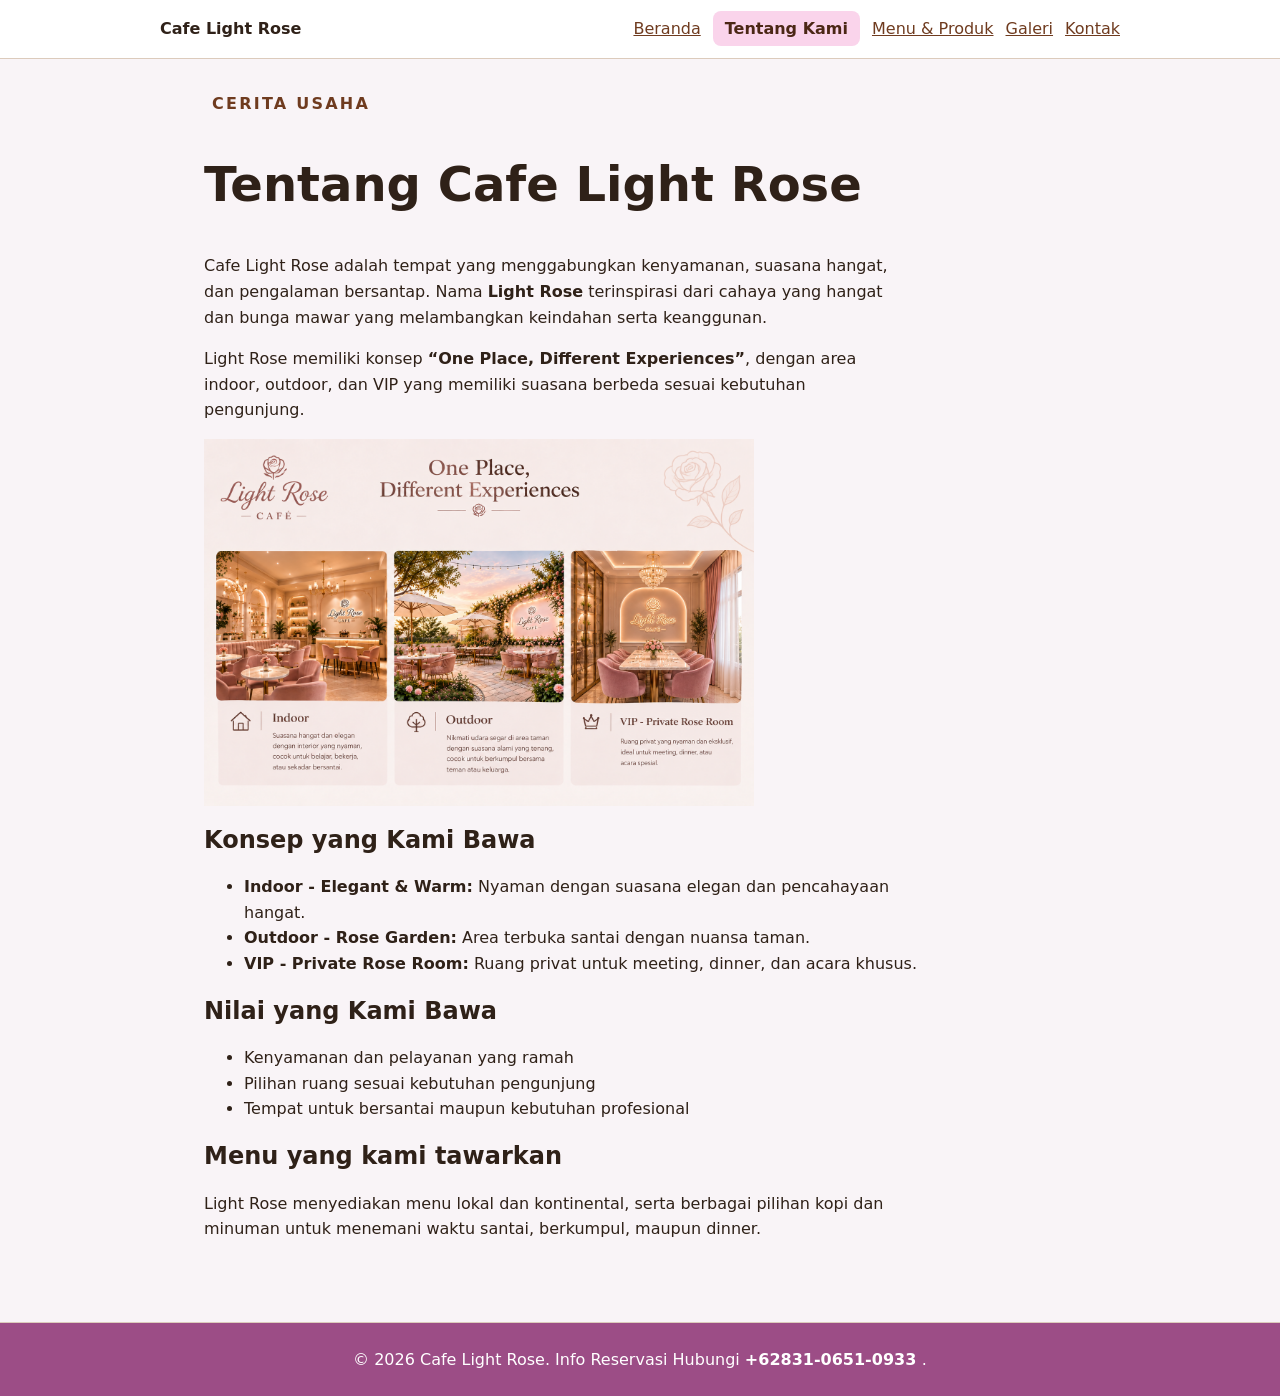
<file: tentang.html>
<!doctype html>
<html lang="id">
  <head>
    <meta charset="utf-8" />
    <meta name="viewport" content="width=device-width, initial-scale=1" />
    <title>Tentang Cafe Light Rose - Website UMKM</title>
   <link rel="stylesheet" href="./CSS/style.css" />
   <script src="JS/app.js" defer></script>
  </head>
  <body>
    <a class="skip-link" href="#konten">Lewati ke konten utama</a>
    <header class="site-header">
      <nav class="nav" aria-label="Navigasi utama">
        <a class="brand" href="index.html">Cafe Light Rose</a>
        <button 
      class="nav-toggle" 
      type="button"
      aria-label="Buka menu navigasi"
      aria-expanded="false"
      aria-controls="nav-menu"
      >
      <span class="hamburger"></span>
      </button>
        <ul id="nav-menu">
          <li><a href="index.html">Beranda</a></li>
          <li><a href="tentang.html" aria-current="page">Tentang Kami</a></li>
          <li><a href="produk.html"> Menu & Produk</a></li>
          <li><a href="galeri.html">Galeri</a></li>
          <li><a href="kontak.html">Kontak</a></li>
        </ul>
      </nav>
    </header>
    <main id="konten" class="page">
      <section aria-labelledby="tentang-title">
        <p class="eyebrow">Cerita Usaha</p>
        <h1 id="tentang-title">Tentang Cafe Light Rose</h1>
        <p>Cafe Light Rose adalah tempat yang menggabungkan kenyamanan, suasana hangat,
           dan pengalaman bersantap. Nama <strong>Light Rose</strong> terinspirasi dari 
           cahaya yang hangat dan bunga mawar yang melambangkan keindahan serta keanggunan.</p>

           <p>Light Rose memiliki konsep <strong>“One Place, Different Experiences”</strong>, 
            dengan area indoor, outdoor, dan VIP yang memiliki suasana berbeda sesuai kebutuhan pengunjung.</p>
            <img src="./assets/images/suasanaKafe.png" width="640" height="360" loading="lazy" alt="suasana Cafe Light Rose" />
      </section>
      <section aria-labelledby="konsep-title">
        <h2 id="konsep-title">Konsep yang Kami Bawa</h2>
        <ul>
          <li><strong>Indoor - Elegant & Warm:</strong> Nyaman dengan suasana elegan dan 
            pencahayaan hangat.</li>
          <li><strong>Outdoor - Rose Garden:</strong> Area terbuka santai dengan nuansa taman.</li>
          <li><strong>VIP - Private Rose Room:</strong> Ruang privat untuk meeting, dinner, dan acara khusus.</li>
        </ul>
      </section>

      <section aria-labelledby="nilai-title">
        <h2 id="nilai-title">Nilai yang Kami Bawa</h2>
        <ul>
          <li> Kenyamanan dan pelayanan yang ramah</li>
          <li> Pilihan ruang sesuai kebutuhan pengunjung</li>
          <li> Tempat untuk bersantai maupun kebutuhan profesional</li>
        </ul>
      </section>

      <section aria-labelledby="menu-title">
        <h2 id="menu-title">Menu yang kami tawarkan</h2>
        <p>Light Rose menyediakan menu lokal dan kontinental, serta berbagai pilihan
           kopi dan minuman untuk menemani waktu santai, berkumpul, maupun dinner.</p>
        </section>
    </main>
    <footer class="site-footer">
      <p>&copy; 2026 Cafe Light Rose. Info Reservasi Hubungi <a href="https://wa.me/6283106510933" target="_blank">
    +62831-0651-0933 </a>.</p>
    </footer>
    <script src="JS/navbar.js"></script>
  </body>
</html>
</file>
<file: CSS/style.css>
:root {
    --color-primary: #6f3b1f;
    --color-primary-strong: #4b2715;
    --color-text: #2f2118;
    --color-muted: #6b5b52;
    --color-surface: #ffffff;
    --color-surface-soft: #f9f4f7;
    --color-border: #dccbbc;
    --color-focus: #1d4ed8;
    --color-accent: #9c4d86;
    --color-accent-soft: #fad4eb;
    --color-hero: #951c6b;
    --color-button: #d280bc;
    --color-button-hero: #e876c9;
    --color-button-hero-hover: #f9aae7;

    --space-1: 0.5rem;
    --space-2: 0.75rem;
    --space-3: 1rem;
    --space-4: 1.5rem;
    --space-5: 2rem;

    --radius-sm: 0.5rem;
    --radius-md: 0.875rem;
    --radius-card: 0.875rem;
    --radius-control: 999px;

    --shadow-card: 0 0.5rem 1.5rem rgb(47 33 24 / 0.1);
}

*,
*::before,
*::after {
    box-sizing: border-box;
}

html {
    color-scheme: light;
}

body {
    margin: 0;
    color: var(--color-text);
    background: var(--color-surface-soft);
    font-family: system-ui, -apple-system, BlinkMacSystemFont, "Segoe UI", sans-serif;
    font-size: 1rem;
    line-height: 1.6;
}

img {
    display: block;
    width: 550px;
    max-width: 100%;
    height: auto;
}

a {
    color: var(--color-primary);
}

a:hover {
    color: var(--color-primary-strong);
}

:focus-visible {
    outline: 3px solid var(--color-focus);
    outline-offset: 3px;
}

.skip-link {
    position: absolute;
    top: -5rem;
    left: var(--space-3);
    padding: var(--space-2) var(--space-3);
    color: var(--color-surface);
    background: var(--color-text);
}

.skip-link:focus {
    top: var(--space-3);
}

.site-header {
    padding: var(--space-3) var(--space-4);
    background: var(--color-surface);
    border-bottom: 1px solid var(--color-border);
}

.site-footer {
    width: 100%;
    margin-top: var(--space-5);
    padding: var(--space-4) var(--space-4);
    color: white;
    text-align: center;
    background: var(--color-accent);
    border-top: 1px solid var(--color-border);
    border-bottom: 0;
}


.site-footer p {
    max-width: none;
    margin: 0 auto;
}

.nav,
.page {
    width: min(100% - 2rem, 60rem);
    margin-inline: auto;
}

.nav {
    
    display: flex;
    flex-direction: column;
    gap: var(--space-3);
    align-items: flex-start;
   
}

.page {
    max-width: 920px;
    padding-block: var(--space-5);
    padding-inline: clamp(1rem, 3vw, 1.5rem);
}

.brand {
    display: inline-block;
    margin-bottom: 0;
    color: var(--color-text);
    font-weight: 800;
    text-decoration: none;
}

.nav ul {
    display: flex;
    flex-direction: column;
    gap: var(--space-2);
    flex-wrap: wrap;
    padding: 0;
    margin: 0;
    list-style: none;
}

.nav li {
    margin: 0;
}

.nav a[aria-current="page"] {
    padding: var(--space-1) var(--space-2);
    color: var(--color-primary-strong);
    font-weight: 700;
    text-decoration: none;
    background: var(--color-accent-soft);
    border-radius: var(--radius-sm);
}

h1,
h2,
h3 {
    line-height: 1.2;
    text-wrap: balance;
}

h1{
    font-size: clamp(2rem, 6vw, 3rem)

}

p,
li {
    max-width: 68ch;
}

.eyebrow {
    margin: 0 8px;
    color: var(--color-primary);
    font-weight: 800;
    letter-spacing: 0.14em;
    text-transform: uppercase;
}

.hero .eyebrow {
    color: #f1dceb;
}

.price {
    color: var(--color-primary-strong);
    font-weight: 800;
}

.button,
button {
    display: inline-block;
    padding: var(--space-2) var(--space-3);
    color: var(--color-text);
    font: inherit;
    font-weight: 700;
    text-decoration: none;
    cursor: pointer;
    background: var(--color-button);
    border: 0;
    border-radius: var(--radius-control);
}

.button:hover,
button:hover {
    color: var(--color-text);
    background: var(--color-button-hero-hover);
}

.hero button {
    color: var(--color-text);
    background: var(--color-button-hero);
}

.hero button:hover {
    color: var(--color-text);
    background: var(--color-button-hero-hover);
}

.hero {
    display: grid;
    grid-template-columns: 1fr;
    gap: var(--space-4);
    align-items: center;
    padding: var(--space-5);
    color: var(--color-surface);
    background: var(--color-hero);
    border-radius: var(--radius-card);
}

.hero-image{
    width: 100%;
    border-radius: var(--radius-md);
}


.product-card {
    display: flex;
    flex-direction: column;  
    gap: var(--space-2); 
    margin-block: var(--space-3);
    padding: var(--space-3);
    background: var(--color-surface);
    border: 1px solid var(--color-border);
    border-radius: var(--radius-card);
    box-shadow: var(--shadow-card);
}

.product-badge {
    align-self: flex-start;
    padding: 0.25rem var(--space-2);
    color: var(--color-primary-strong);
    font-size: 0.875rem;
    font-weight: 800;
    background: var(--color-accent-soft);
    border-radius: 999px;
}
.media-card,
table,
form {
    margin-block: var(--space-3);
    padding: var(--space-3);
    background: var(--color-surface);
    border: 1px solid var(--color-border);
    border-radius: var(--radius-card);
    box-shadow: var(--shadow-card);
}


.media-card {
    width: fit-content;
    max-width: 100%;
}

figure {
    margin-inline: 0;
}

figcaption,
caption {
    color: var(--color-muted);
}

figcaption {
    margin-top: var(--space-2);
}

table {
    width: 100%;
    border-collapse: collapse;
    border-radius: 0;
}

caption {
    margin-bottom: var(--space-2);
    font-weight: 700;
    text-align: left;
}

th,
td {
    padding: var(--space-2);
    text-align: left;
    border: 1px solid var(--color-border);
}

th {
    background: var(--color-surface-soft);
}

.field {
    margin-bottom: var(--space-3);
}

.field label,
legend {
    display: block;
    margin-bottom: var(--space-1);
    font-weight: 700;
}

.field input,
.field select,
.field textarea {
    width: 100%;
    padding: var(--space-2);
    color: inherit;
    font: inherit;
    background: var(--color-surface);
    border: 1px solid var(--color-border);
    border-radius: var(--radius-sm);
}

input[type="radio"],
input[type="checkbox"] {
    width: auto;
}

fieldset {
    margin: 0 0 var(--space-3);
    padding: var(--space-3);
    border: 1px solid var(--color-border);
    border-radius: var(--radius-sm);
}

audio {
    max-width: 100%;
}

#preview-form {
    padding: var(--space-3);
    white-space: pre-wrap;
    background: var(--color-surface);
    border: 1px solid var(--color-border);
    border-radius: var(--radius-sm);
}

.sub-nav {
    margin-bottom: 10px;
}

.sub-nav ul {
    padding: 0;
    margin: 0;
    list-style: none;
}

.sub-nav li {
    display: inline-block;
}

.sub-nav a {
    color: #3e0f81;
    font-weight: 600;
    text-decoration: none;
}

.sub-nav a:hover {
    text-decoration: underline;
}

#profil button {
    margin-bottom: 5px;
}

#profil img {
    margin-top: 5px;
}

.product-list {
    display: grid;
    grid-template-columns: repeat(3, minmax(0, 1fr));
    gap: 20px;
    padding-left: 0;
}

.product-image {
    width: 100%;
    height: 180px;
    object-fit: cover;
    border-radius: var(--radius-sm);
}

@media (max-width: 768px) {
    .product-list {
        grid-template-columns: repeat(2, minmax(0, 1fr));
    }
}

@media (max-width: 480px) {
    .product-list {
        grid-template-columns: 1fr;
    }
}

.site-footer a {
    color: white;
    font-weight: 700;
    text-decoration: none;
}

.site-footer a:hover {
    text-decoration: underline;
}

.card-actions {
    display: flex;
    gap: var(--space-2);
    align-items: center;
    flex-wrap: wrap;
    margin-top: auto;
}


.product-grid,
.gallery-grid {
    display: grid;
    grid-template-columns: 1fr;
    gap: var(--space-3);
}

.table-scroll {
    width: 100%;
  max-width: 100%;
  overflow-x: auto;
}

.table-scroll:focus-visible {
  outline: 3px solid var(--color-focus);
  outline-offset: 3px;
}

.table-scroll table {
  width: 100%;
  min-width: 40rem;
  border-collapse: collapse;
}



 @media (min-width: 42rem) {
  .nav ul {
    flex-direction: row;
  }

 .gallery-grid {
    grid-template-columns: repeat(2, minmax(0, 1fr));
  }
}

@media (min-width: 48rem) {
  .hero {
    grid-template-columns: 1.2fr 0.8fr;
  }

  .product-grid {
    grid-template-columns: repeat(2, minmax(0, 1fr));
  }
}

@media (min-width: 60rem) {
  .nav {
    flex-direction: row;
    align-items: center;
    justify-content: space-between;
  }

  .product-grid {
    grid-template-columns: repeat(3, minmax(0, 1fr));
  }
}


.table-scroll table {
  width: 100%;
  min-width: 40rem;
  border-collapse: collapse;
}


.table-scroll table.kemasan-table {
    width: 100%;
    min-width: 0;
    table-layout: fixed;
}

.js-product-grid {
    display: grid;
    grid-template-columns: repeat(auto-fit, minmax(14rem, 1fr));
    gap: var(--space-4);
}

.js-product-card {
    padding: var(--space-4);
    border: 1px solid var(--color-border);
    border-radius: var(--radius-card);
    background: var(--color-surface);
}

.stock-badge {
    display: inline-flex;
    align-self: flex-start;
    margin-block-start: var(--space-2);
    padding: 0.25rem 0.6rem;
    border-radius: 999px;
    font-size: 0.85rem;
    font-weight: 700;
    background: #c7dff9;
    color: #084488;
}

.stock-badge.warning {
    background: #f9e5c7;
    color: #75420f;
}

.stock-badge.empty {
    background: #f9c3d1;
    color: #a91d4c;
}

.nav-toggle {
  display: none;
  align-items: center;
  justify-content: center;
  padding: 8px;
  background: var(--color-surface);
  border: 1px solid var(--color-border);
  border-radius: 6px;
  cursor: pointer;
  flex-shrink: 0;
}

.hamburger,
.hamburger::before,
.hamburger::after {
  display: block;
  width: 24px;
  height: 2px;
  background: var(--color-text);
  position: relative;
}

.hamburger::before,
.hamburger::after {
  content: "";
  position: absolute;
  left: 0;
}

.hamburger::before {
  top: -7px;
}

.hamburger::after {
  top: 7px;
}

@media (max-width: 60rem) {
  .nav {
    flex-direction: row;
    flex-wrap: wrap;
    align-items: center;
    justify-content: space-between;
    gap: var(--space-3);
  }

  .nav-toggle {
    display: inline-flex;
  }

  .nav ul#nav-menu {
    display: none;
    flex-direction: column;
    align-items: flex-start;
    width: 100%;
    margin: 0;
    padding: 12px 0;
  }

  .nav ul#nav-menu.is-open {
    display: flex;
  }
}

.filter-bar {
    display: flex;
    flex-wrap: wrap;
    gap: 0.75rem;
    margin-block: 1rem 1.5rem;
}

.filter-button {
    border: 1px solid #d8c2b5;
    border-radius: 999px;
    background: #ffffff;
    color: #6f3b1f;
    padding: 0.65rem 1rem;
    font-weight: 700;
    cursor: pointer;
}

.filter-button:hover,
.filter-button:focus-visible {
    border-color: #6f3b1f;
    outline: 3px solid rgb(111 59 31 / 20%);
    outline-offset: 2px;
}

.filter-button.is-active {
    background: #6f3b1f;
    border-color: #6f3b1f;
    color: #ffffff;
}

.continental-categories {
    margin-block: 1rem 1.5rem;
    padding: 1rem;
    background: #fdf8f4;
    border: 1px solid #dccbbc;
    border-radius: 1rem;
}

.subcategory-list {
    display: flex;
    flex-wrap: wrap;
    gap: 0.75rem;
}

.subcategory-button {
    padding: 0.6rem 1rem;
    color: #764122;
    background: #ffffff;
    border: 1px solid #d8c2b5;
    border-radius: 999px;
    font-weight: 700;
    cursor: pointer;
}

.subcategory-button:hover,
.subcategory-button:focus-visible {
    background: #f9e9df;
    border-color: #754226;
    outline: 3px solid rgb(111 59 31 / 20%);
    outline-offset: 2px;
}

.subcategory-button.is-active {
    color: #ffffff;
    background: #9c6b4f;
    border-color: #6f3b1f;
}

.empty-state {
    grid-column: 1 / -1;
    border: 1px dashed #c4a995;
    border-radius: 1rem;
    padding: 1rem;
    background: #fdf8f4;
    color: #79543f;
}
.field-error,
.form-feedback {
  margin: 0;
  color: #b91c1c;
  font-weight: 700;
}

.field-error {
  min-height: 1.4rem;
}

[aria-invalid="true"] {
  border-color: #b91c1c;
  box-shadow: 0 0 0 3px rgb(185 28 28 / 15%);
}

.form-feedback.success {
  color: #166534;
}
</file>
